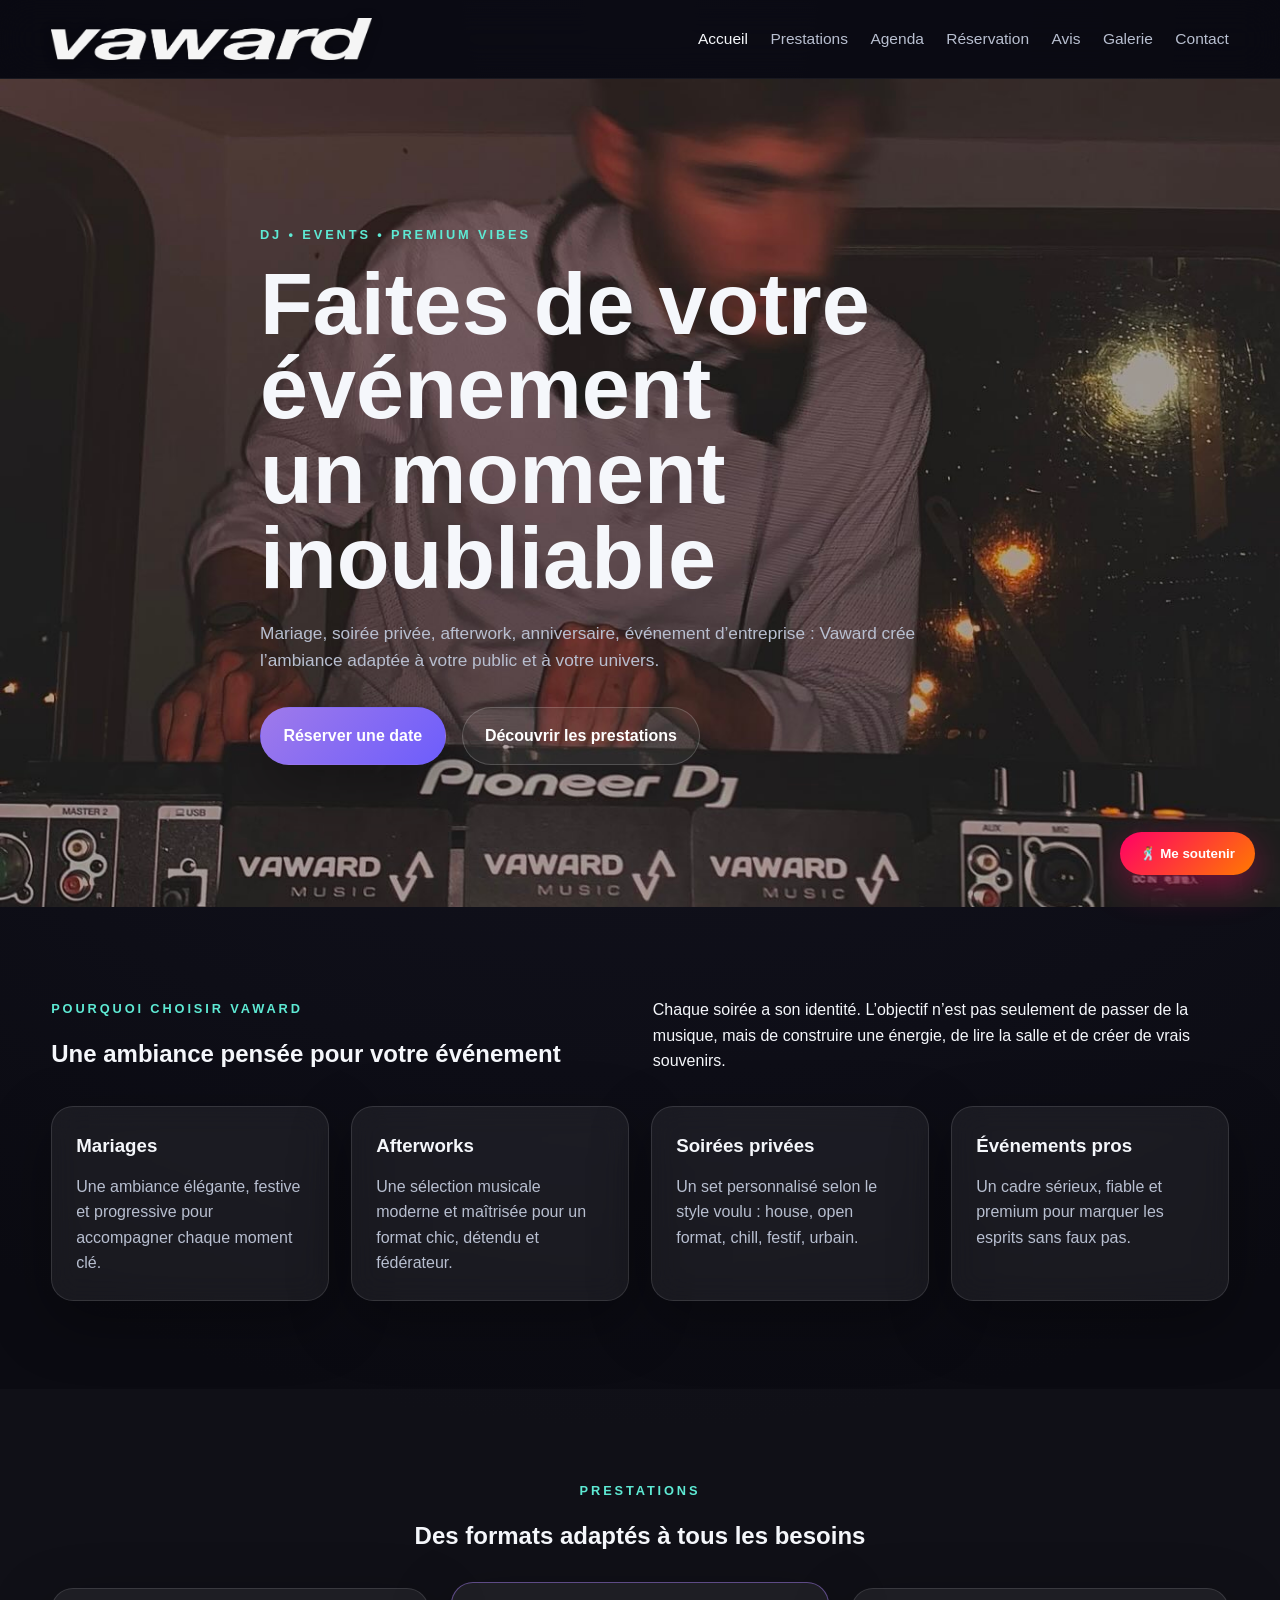
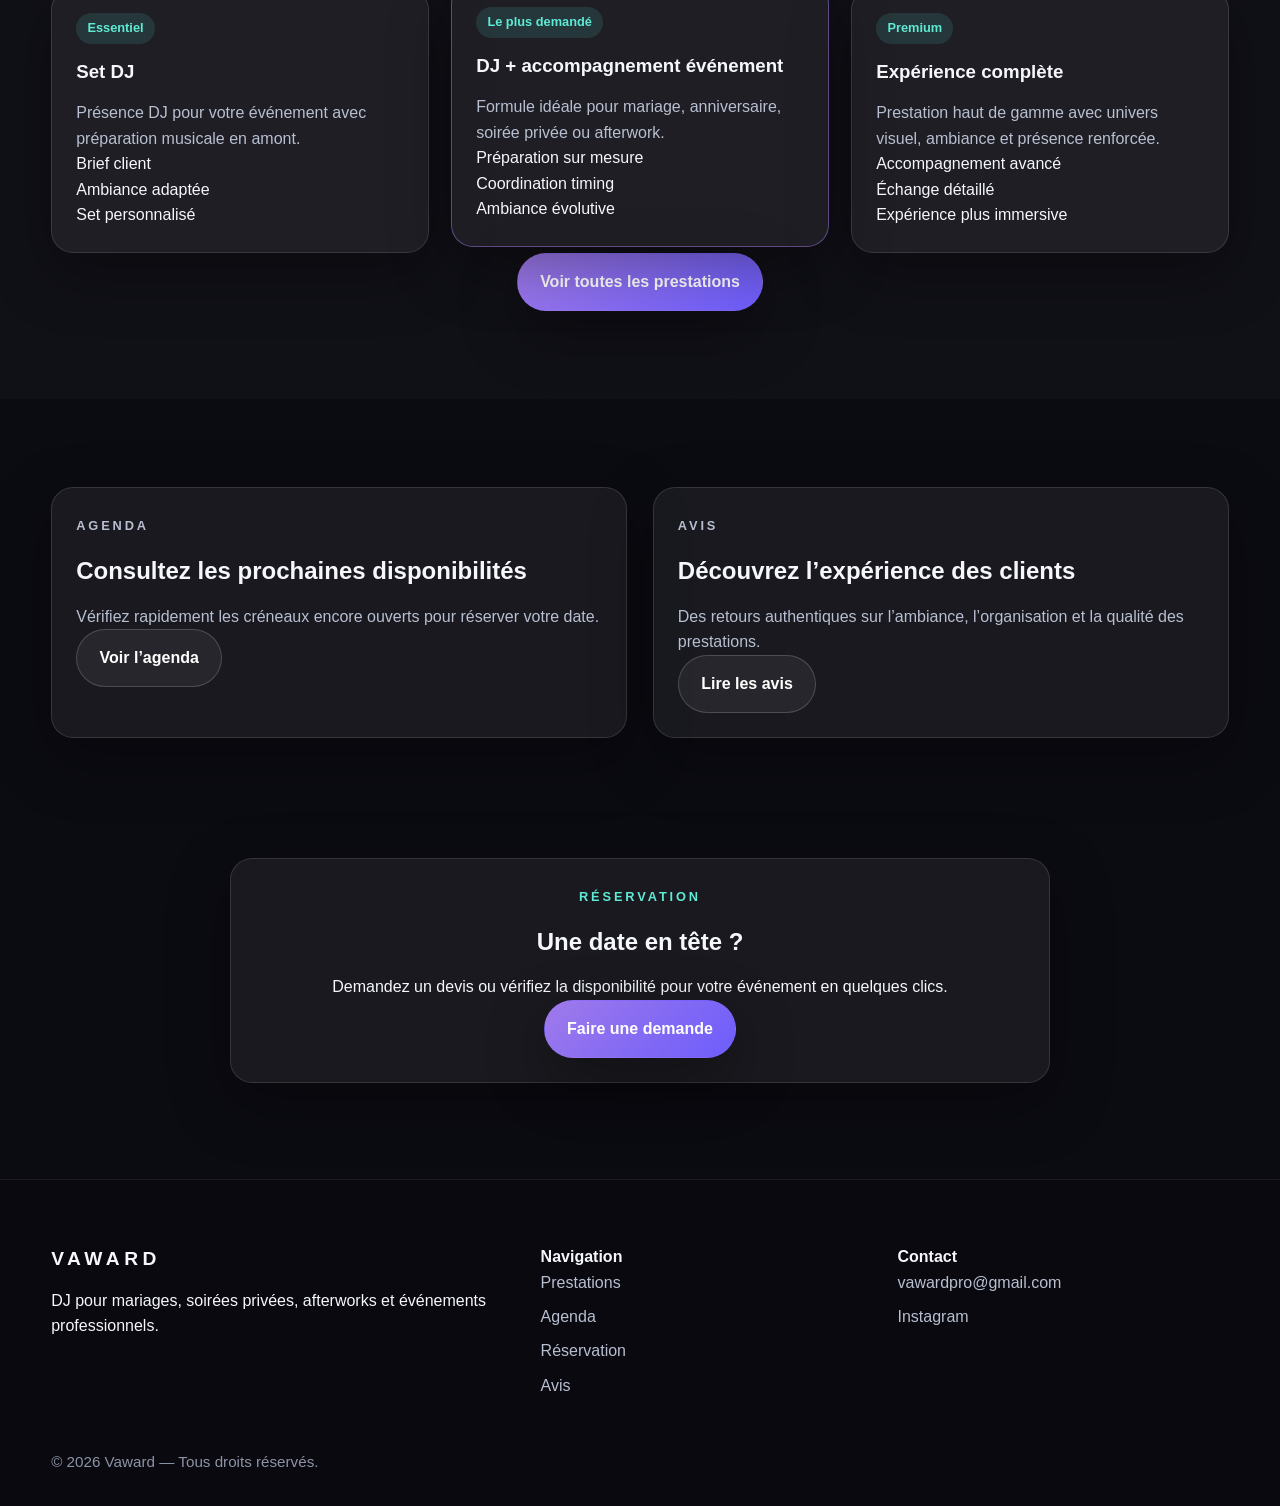
<file: index.html>
<!DOCTYPE html>
<html lang="fr">
<head>
  <meta charset="UTF-8" />
  <meta name="viewport" content="width=device-width, initial-scale=1.0" />

  <title>Vaward | DJ pour soirées, mariages, afterworks et événements privés</title>
  <meta name="description" content="Vaward, DJ pour mariages, soirées privées, afterworks, anniversaires et événements professionnels. Ambiance sur mesure, réservation simple et univers premium." />
  <meta name="robots" content="index, follow" />
  <meta name="author" content="Vaward" />
  <meta name="theme-color" content="#0b0b12" />

  <link rel="icon" href="favicon.svg" type="image/svg+xml" />
  <link rel="canonical" href="https://tonpseudo.github.io/Vaward/index.html" />
  <link rel="stylesheet" href="style.css?version=1.2.2" />

  <meta property="og:title" content="Vaward | DJ Events" />
  <meta property="og:description" content="DJ pour soirées, mariages, afterworks et événements privés." />
  <meta property="og:type" content="website" />
  <meta property="og:url" content="https://tonpseudo.github.io/Vaward/index.html" />
  <meta property="og:image" content="https://tonpseudo.github.io/Vaward/images/og-cover.jpg" />

  <meta name="twitter:card" content="summary_large_image" />
</head>
<body>
  <header class="site-header">
    <div class="container nav-wrap">
      <a href="index.html" class="logo">
  <img src="images/LogoVaward.png" alt="Vaward DJ" />
</a>

      <button class="burger" id="burger" aria-label="Ouvrir le menu">
        <span></span>
        <span></span>
        <span></span>
      </button>

      <nav class="nav" id="nav">
        <a href="index.html" class="active">Accueil</a>
        <a href="prestations.html">Prestations</a>
        <a href="agenda.html">Agenda</a>
        <a href="reservation.html">Réservation</a>
        <a href="avis.html">Avis</a>
        <a href="galerie.html">Galerie</a>
        <a href="contact.html">Contact</a>
      </nav>
    </div>
  </header>

  <main>
    <section class="hero">
      <div class="hero-overlay"></div>
      <img src="images/hero-dj.jpg" alt="Vaward en performance DJ" class="hero-bg" />

      <div class="container hero-content">
        <p class="eyebrow">DJ • EVENTS • PREMIUM VIBES</p>
        <h1>Faites de votre événement<br>un moment inoubliable</h1>
        <p class="hero-text">
          Mariage, soirée privée, afterwork, anniversaire, événement d’entreprise :
          Vaward crée l’ambiance adaptée à votre public et à votre univers.
        </p>
        <div class="hero-buttons">
          <a href="reservation.html" class="btn btn-primary">Réserver une date</a>
          <a href="prestations.html" class="btn btn-secondary">Découvrir les prestations</a>
        </div>
      </div>
    </section>

    <section class="section">
      <div class="container grid-2 feature-intro">
        <div>
          <p class="section-tag">Pourquoi choisir Vaward</p>
          <h2>Une ambiance pensée pour votre événement</h2>
        </div>
        <div>
          <p>
            Chaque soirée a son identité. L’objectif n’est pas seulement de passer de la musique,
            mais de construire une énergie, de lire la salle et de créer de vrais souvenirs.
          </p>
        </div>
      </div>

      <div class="container cards-grid">
        <article class="card glass">
          <h3>Mariages</h3>
          <p>Une ambiance élégante, festive et progressive pour accompagner chaque moment clé.</p>
        </article>

        <article class="card glass">
          <h3>Afterworks</h3>
          <p>Une sélection musicale moderne et maîtrisée pour un format chic, détendu et fédérateur.</p>
        </article>

        <article class="card glass">
          <h3>Soirées privées</h3>
          <p>Un set personnalisé selon le style voulu : house, open format, chill, festif, urbain.</p>
        </article>

        <article class="card glass">
          <h3>Événements pros</h3>
          <p>Un cadre sérieux, fiable et premium pour marquer les esprits sans faux pas.</p>
        </article>
      </div>
    </section>

    <section class="section section-dark">
      <div class="container">
        <div class="section-head">
          <p class="section-tag">Prestations</p>
          <h2>Des formats adaptés à tous les besoins</h2>
        </div>

        <div class="pricing-grid">
          <article class="card premium-card">
            <span class="pill">Essentiel</span>
            <h3>Set DJ</h3>
            <p>Présence DJ pour votre événement avec préparation musicale en amont.</p>
            <ul>
              <li>Brief client</li>
              <li>Ambiance adaptée</li>
              <li>Set personnalisé</li>
            </ul>
          </article>

          <article class="card premium-card featured">
            <span class="pill">Le plus demandé</span>
            <h3>DJ + accompagnement événement</h3>
            <p>Formule idéale pour mariage, anniversaire, soirée privée ou afterwork.</p>
            <ul>
              <li>Préparation sur mesure</li>
              <li>Coordination timing</li>
              <li>Ambiance évolutive</li>
            </ul>
          </article>

          <article class="card premium-card">
            <span class="pill">Premium</span>
            <h3>Expérience complète</h3>
            <p>Prestation haut de gamme avec univers visuel, ambiance et présence renforcée.</p>
            <ul>
              <li>Accompagnement avancé</li>
              <li>Échange détaillé</li>
              <li>Expérience plus immersive</li>
            </ul>
          </article>
        </div>

        <div class="center">
          <a href="prestations.html" class="btn btn-primary">Voir toutes les prestations</a>
        </div>
      </div>
    </section>

    <section class="section">
      <div class="container grid-2">
        <div class="info-box">
          <p class="section-tag">Agenda</p>
          <h2>Consultez les prochaines disponibilités</h2>
          <p>
            Vérifiez rapidement les créneaux encore ouverts pour réserver votre date.
          </p>
          <a href="agenda.html" class="btn btn-secondary">Voir l’agenda</a>
        </div>

        <div class="info-box">
          <p class="section-tag">Avis</p>
          <h2>Découvrez l’expérience des clients</h2>
          <p>
            Des retours authentiques sur l’ambiance, l’organisation et la qualité des prestations.
          </p>
          <a href="avis.html" class="btn btn-secondary">Lire les avis</a>
        </div>
      </div>
    </section>

    <section class="section cta-section">
      <div class="container cta-box">
        <p class="section-tag">Réservation</p>
        <h2>Une date en tête ?</h2>
        <p>
          Demandez un devis ou vérifiez la disponibilité pour votre événement en quelques clics.
        </p>
        <a href="reservation.html" class="btn btn-primary">Faire une demande</a>
      </div>
    </section>
  </main>

  <footer class="site-footer">
    <div class="container footer-grid">
      <div>
        <div class="logo footer-logo">VAWARD</div>
        <p>DJ pour mariages, soirées privées, afterworks et événements professionnels.</p>
      </div>

      <div>
        <h4>Navigation</h4>
        <ul class="footer-links">
          <li><a href="prestations.html">Prestations</a></li>
          <li><a href="agenda.html">Agenda</a></li>
          <li><a href="reservation.html">Réservation</a></li>
          <li><a href="avis.html">Avis</a></li>
        </ul>
      </div>

      <div>
        <h4>Contact</h4>
        <ul class="footer-links">
          <li><a href="mailto:vawardpro@gmail.com">vawardpro@gmail.com</a></li>
          <li><a href="https://www.instagram.com/vawardmusic/" target="_blank" rel="noopener">Instagram</a></li>
        </ul>
      </div>
    </div>

    <div class="container footer-bottom">
      <p>© 2026 Vaward — Tous droits réservés.</p>
    </div>
  </footer>

  <script src="script.js?version=1.2.2" ></script>

  <!-- ==================== FEEDBACK DJ ==================== -->
<button id="dj-feedback-trigger" class="dj-feedback-trigger">
    🕺 Me soutenir
</button>

<div id="dj-feedback-modal" class="dj-feedback-modal">
    <div class="dj-feedback-backdrop" data-close-dj></div>

    <div class="dj-feedback-panel">
        <button class="dj-feedback-close" data-close-dj>×</button>

        <h2>Ton avis sur l’ambiance ?</h2>
        <p class="dj-subtitle">
            Une vibe, un ressenti, un moment marquant… tout est bienvenu 🎧
        </p>

        <form id="dj-feedback-form">

            <div class="dj-reactions">
    <label class="dj-reaction">
        <input type="radio" name="reaction" value="🔥" checked>
        <span>🔥</span>
    </label>

    <label class="dj-reaction">
        <input type="radio" name="reaction" value="🎧">
        <span>🎧</span>
    </label>

    <label class="dj-reaction">
        <input type="radio" name="reaction" value="💃">
        <span>💃</span>
    </label>

    <label class="dj-reaction">
        <input type="radio" name="reaction" value="🚀">
        <span>🚀</span>
    </label>

    <label class="dj-reaction">
        <input type="radio" name="reaction" value="👏">
        <span>👏</span>
    </label>
</div>

            <input type="text" id="dj-name" placeholder="Ton prénom (optionnel)">

            <label class="dj-anonymous" for="dj-anonymous">
    <input type="checkbox" id="dj-anonymous">
    <span>Anonyme</span>
</label>

            <textarea id="dj-message" rows="4" maxlength="400" placeholder="🪩 Tu as kiffé ta soirée ? Une émotion ressentie ? ou une idée d’amélioration du site ?">
</textarea>

            <p id="dj-error" class="dj-error"></p>

            <button type="submit" id="dj-submit">
                Envoyer
            </button>

        </form>
    </div>
</div>

<div id="dj-toast" class="dj-toast">
    <div class="dj-toast-content">
        🔥 Merci pour ton retour !
    </div>
</div>

</body>
</html>
</file>
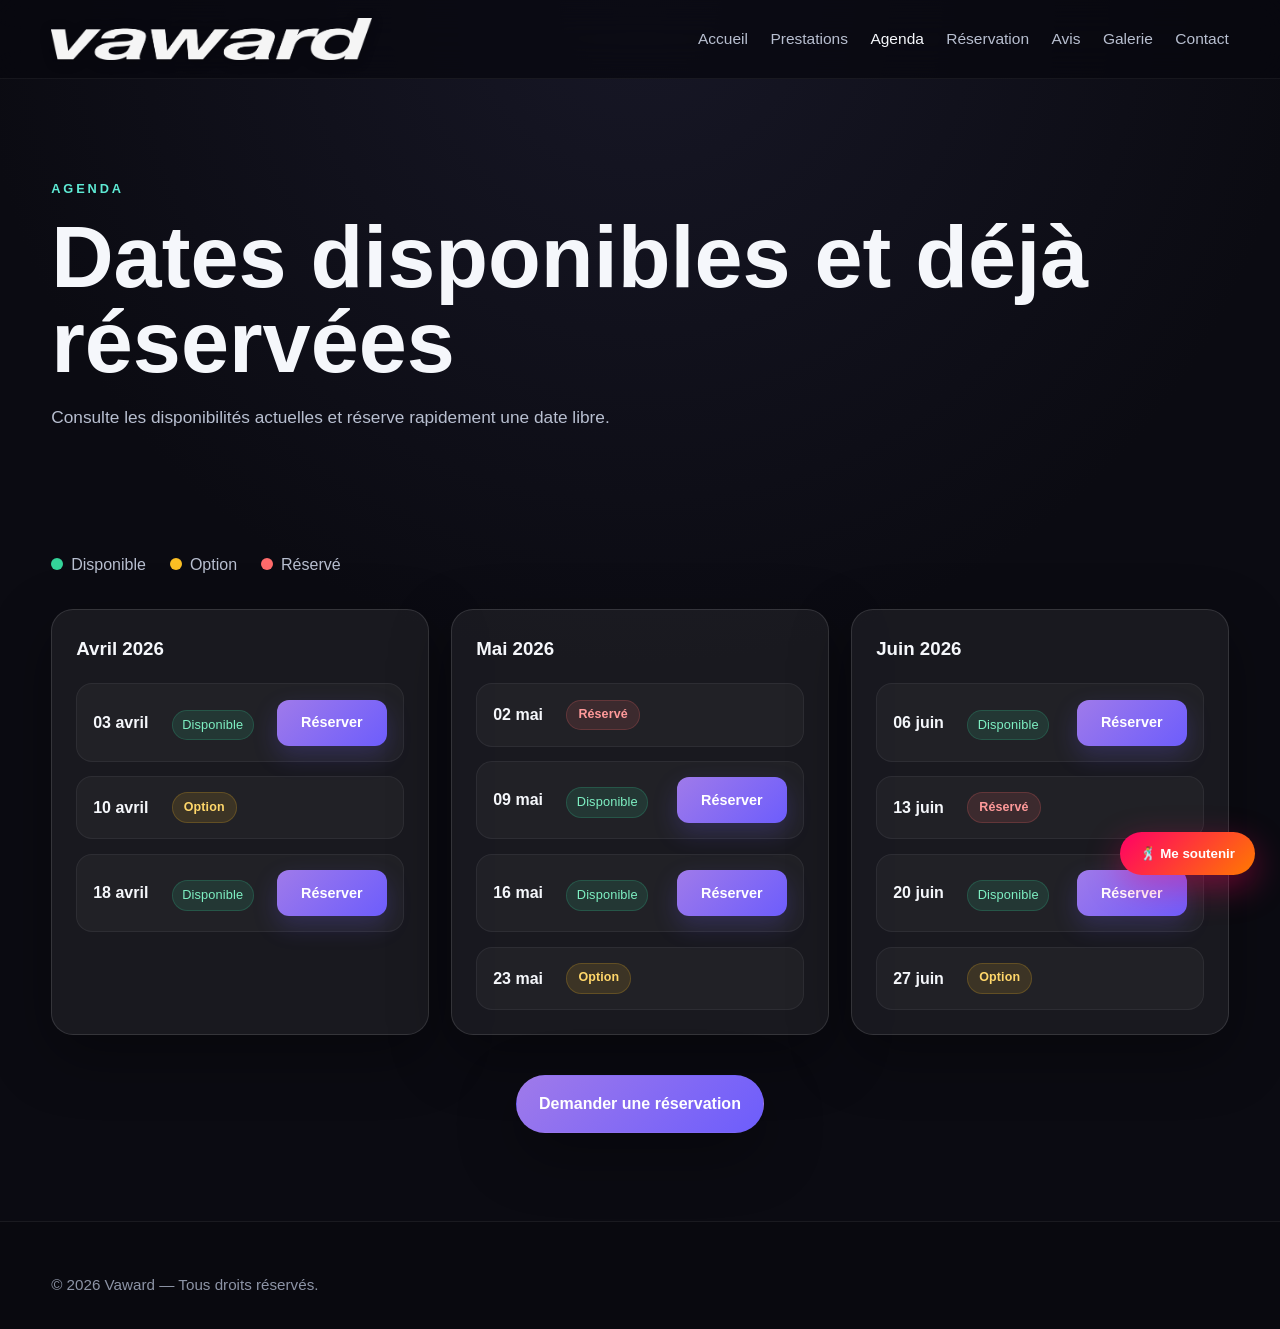
<file: agenda.html>
<!DOCTYPE html>
<html lang="fr">
<head>
  <meta charset="UTF-8" />
  <meta name="viewport" content="width=device-width, initial-scale=1.0" />
  <title>Agenda | Vaward</title>
  <meta name="description" content="Consultez les disponibilités de Vaward pour vos événements à venir." />
  <meta name="robots" content="index, follow" />
  <link rel="icon" href="favicon.svg" type="image/svg+xml" />
  <link rel="canonical" href="https://tonpseudo.github.io/Vaward/agenda.html" />
  <link rel="stylesheet" href="style.css?version=1.2.2" />
</head>
<body>
  <header class="site-header">
    <div class="container nav-wrap">
      <a href="index.html" class="logo">
  <img src="images/LogoVaward.png" alt="Vaward DJ" />
</a>
      <button class="burger" id="burger" aria-label="Ouvrir le menu">
        <span></span><span></span><span></span>
      </button>
      <nav class="nav" id="nav">
        <a href="index.html">Accueil</a>
        <a href="prestations.html">Prestations</a>
        <a href="agenda.html" class="active">Agenda</a>
        <a href="reservation.html">Réservation</a>
        <a href="avis.html">Avis</a>
        <a href="galerie.html">Galerie</a>
        <a href="contact.html">Contact</a>
      </nav>
    </div>
  </header>

  <main class="page-main">
    <section class="page-hero">
      <div class="container">
        <p class="section-tag">Agenda</p>
        <h1>Dates disponibles et déjà réservées</h1>
        <p class="page-intro">
          Consulte les disponibilités actuelles et réserve rapidement une date libre.
        </p>
      </div>
    </section>

    <section class="section">
      <div class="container">
        <div class="legend">
          <span class="legend-item"><span class="dot available"></span> Disponible</span>
          <span class="legend-item"><span class="dot limited"></span> Option</span>
          <span class="legend-item"><span class="dot booked"></span> Réservé</span>
        </div>

        <div class="calendar-grid">
          <article class="calendar-card">
            <h3>Avril 2026</h3>
            <ul class="date-list">
              <li class="date-row">
                <div class="date-row-main">
                  <strong>03 avril</strong>
                  <span class="status available">Disponible</span>
                </div>
                <a class="agenda-book-btn" href="reservation.html?date=2026-04-03">Réserver</a>
              </li>

              <li class="date-row">
                <div class="date-row-main">
                  <strong>10 avril</strong>
                  <span class="status limited">Option</span>
                </div>
              </li>

              <li class="date-row">
                <div class="date-row-main">
                  <strong>18 avril</strong>
                  <span class="status available">Disponible</span>
                </div>
                <a class="agenda-book-btn" href="reservation.html?date=2026-04-18">Réserver</a>
              </li>
            </ul>
          </article>

          <article class="calendar-card">
            <h3>Mai 2026</h3>
            <ul class="date-list">
              <li class="date-row">
                <div class="date-row-main">
                  <strong>02 mai</strong>
                  <span class="status booked">Réservé</span>
                </div>
              </li>

              <li class="date-row">
                <div class="date-row-main">
                  <strong>09 mai</strong>
                  <span class="status available">Disponible</span>
                </div>
                <a class="agenda-book-btn" href="reservation.html?date=2026-05-09">Réserver</a>
              </li>

              <li class="date-row">
                <div class="date-row-main">
                  <strong>16 mai</strong>
                  <span class="status available">Disponible</span>
                </div>
                <a class="agenda-book-btn" href="reservation.html?date=2026-05-16">Réserver</a>
              </li>

              <li class="date-row">
                <div class="date-row-main">
                  <strong>23 mai</strong>
                  <span class="status limited">Option</span>
                </div>
              </li>
            </ul>
          </article>

          <article class="calendar-card">
            <h3>Juin 2026</h3>
            <ul class="date-list">
              <li class="date-row">
                <div class="date-row-main">
                  <strong>06 juin</strong>
                  <span class="status available">Disponible</span>
                </div>
                <a class="agenda-book-btn" href="reservation.html?date=2026-06-06">Réserver</a>
              </li>

              <li class="date-row">
                <div class="date-row-main">
                  <strong>13 juin</strong>
                  <span class="status booked">Réservé</span>
                </div>
              </li>

              <li class="date-row">
                <div class="date-row-main">
                  <strong>20 juin</strong>
                  <span class="status available">Disponible</span>
                </div>
                <a class="agenda-book-btn" href="reservation.html?date=2026-06-20">Réserver</a>
              </li>

              <li class="date-row">
                <div class="date-row-main">
                  <strong>27 juin</strong>
                  <span class="status limited">Option</span>
                </div>
              </li>
            </ul>
          </article>
        </div>

        <div class="center mt-40">
          <a href="reservation.html" class="btn btn-primary">Demander une réservation</a>
        </div>
      </div>
    </section>
  </main>

  <footer class="site-footer">
    <div class="container footer-bottom">
      <p>© 2026 Vaward — Tous droits réservés.</p>
    </div>
  </footer>

  <script src="script.js?version=1.2.2"></script>

  <!-- ==================== FEEDBACK DJ ==================== -->
<button id="dj-feedback-trigger" class="dj-feedback-trigger">
    🕺 Me soutenir
</button>

<div id="dj-feedback-modal" class="dj-feedback-modal">
    <div class="dj-feedback-backdrop" data-close-dj></div>

    <div class="dj-feedback-panel">
        <button class="dj-feedback-close" data-close-dj>×</button>

        <h2>Ton avis sur l’ambiance ?</h2>
        <p class="dj-subtitle">
            Une vibe, un ressenti, un moment marquant… tout est bienvenu 🎧
        </p>

        <form id="dj-feedback-form">

            <div class="dj-reactions">
    <label class="dj-reaction">
        <input type="radio" name="reaction" value="🔥" checked>
        <span>🔥</span>
    </label>

    <label class="dj-reaction">
        <input type="radio" name="reaction" value="🎧">
        <span>🎧</span>
    </label>

    <label class="dj-reaction">
        <input type="radio" name="reaction" value="💃">
        <span>💃</span>
    </label>

    <label class="dj-reaction">
        <input type="radio" name="reaction" value="🚀">
        <span>🚀</span>
    </label>

    <label class="dj-reaction">
        <input type="radio" name="reaction" value="👏">
        <span>👏</span>
    </label>
</div>

            <input type="text" id="dj-name" placeholder="Ton prénom (optionnel)">

            <label class="dj-anonymous" for="dj-anonymous">
    <input type="checkbox" id="dj-anonymous">
    <span>Anonyme</span>
</label>

            <textarea id="dj-message" rows="4" maxlength="400" placeholder="🪩 Tu as kiffé ta soirée ? Une émotion ressentie ? ou une idée d’amélioration du site ?">
</textarea>

            <p id="dj-error" class="dj-error"></p>

            <button type="submit" id="dj-submit">
                Envoyer
            </button>

        </form>
    </div>
</div>

<div id="dj-toast" class="dj-toast">
    <div class="dj-toast-content">
        🔥 Merci pour ton retour !
    </div>
</div>

</body>
</html>
</file>
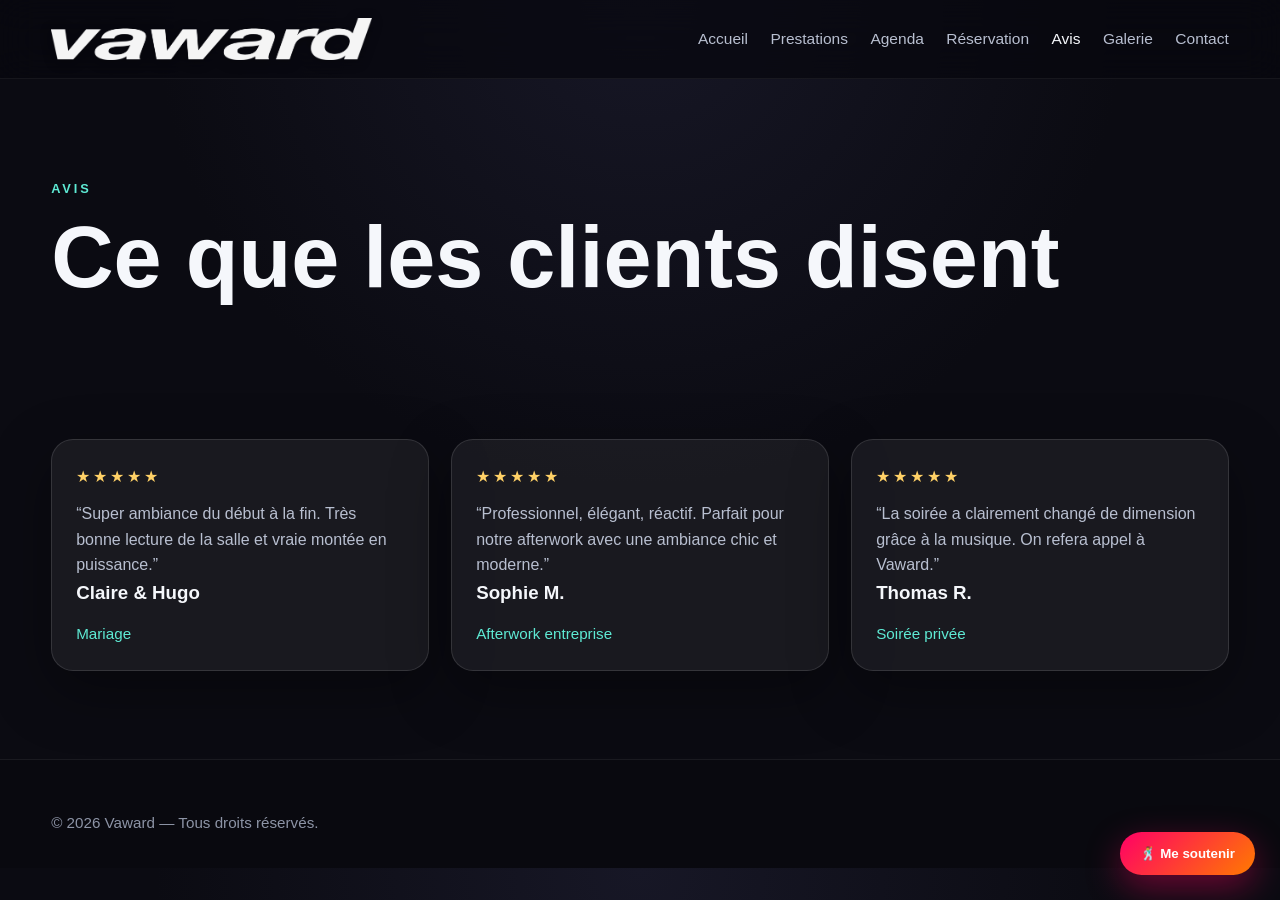
<file: avis.html>
<!DOCTYPE html>
<html lang="fr">
<head>
  <meta charset="UTF-8" />
  <meta name="viewport" content="width=device-width, initial-scale=1.0" />
  <title>Avis | Vaward</title>
  <meta name="description" content="Découvrez les retours de clients ayant déjà fait appel à Vaward." />
  <meta name="robots" content="index, follow" />
  <link rel="icon" href="favicon.svg" type="image/svg+xml" />
  <link rel="canonical" href="https://tonpseudo.github.io/Vaward/avis.html" />
  <link rel="stylesheet" href="style.css?version=1.2.2" />
</head>
<body>
  <header class="site-header">
    <div class="container nav-wrap">
      <a href="index.html" class="logo">
  <img src="images/LogoVaward.png" alt="Vaward DJ" />
</a>
      <button class="burger" id="burger" aria-label="Ouvrir le menu">
        <span></span><span></span><span></span>
      </button>
      <nav class="nav" id="nav">
        <a href="index.html">Accueil</a>
        <a href="prestations.html">Prestations</a>
        <a href="agenda.html">Agenda</a>
        <a href="reservation.html">Réservation</a>
        <a href="avis.html" class="active">Avis</a>
        <a href="galerie.html">Galerie</a>
        <a href="contact.html">Contact</a>
      </nav>
    </div>
  </header>

  <main class="page-main">
    <section class="page-hero">
      <div class="container">
        <p class="section-tag">Avis</p>
        <h1>Ce que les clients disent</h1>
      </div>
    </section>

    <section class="section">
      <div class="container reviews-grid">
        <article class="card review-card">
          <div class="stars">★★★★★</div>
          <p>
            “Super ambiance du début à la fin. Très bonne lecture de la salle et vraie montée en puissance.”
          </p>
          <h3>Claire & Hugo</h3>
          <span>Mariage</span>
        </article>

        <article class="card review-card">
          <div class="stars">★★★★★</div>
          <p>
            “Professionnel, élégant, réactif. Parfait pour notre afterwork avec une ambiance chic et moderne.”
          </p>
          <h3>Sophie M.</h3>
          <span>Afterwork entreprise</span>
        </article>

        <article class="card review-card">
          <div class="stars">★★★★★</div>
          <p>
            “La soirée a clairement changé de dimension grâce à la musique. On refera appel à Vaward.”
          </p>
          <h3>Thomas R.</h3>
          <span>Soirée privée</span>
        </article>
      </div>
    </section>
  </main>

  <footer class="site-footer">
    <div class="container footer-bottom">
      <p>© 2026 Vaward — Tous droits réservés.</p>
    </div>
  </footer>

  <script src="script.js?version=1.2.2"></script>

  <!-- ==================== FEEDBACK DJ ==================== -->
<button id="dj-feedback-trigger" class="dj-feedback-trigger">
    🕺 Me soutenir
</button>

<div id="dj-feedback-modal" class="dj-feedback-modal">
    <div class="dj-feedback-backdrop" data-close-dj></div>

    <div class="dj-feedback-panel">
        <button class="dj-feedback-close" data-close-dj>×</button>

        <h2>Ton avis sur l’ambiance ?</h2>
        <p class="dj-subtitle">
            Une vibe, un ressenti, un moment marquant… tout est bienvenu 🎧
        </p>

        <form id="dj-feedback-form">

           <div class="dj-reactions">
    <label class="dj-reaction">
        <input type="radio" name="reaction" value="🔥" checked>
        <span>🔥</span>
    </label>

    <label class="dj-reaction">
        <input type="radio" name="reaction" value="🎧">
        <span>🎧</span>
    </label>

    <label class="dj-reaction">
        <input type="radio" name="reaction" value="💃">
        <span>💃</span>
    </label>

    <label class="dj-reaction">
        <input type="radio" name="reaction" value="🚀">
        <span>🚀</span>
    </label>

    <label class="dj-reaction">
        <input type="radio" name="reaction" value="👏">
        <span>👏</span>
    </label>
</div>

            <input type="text" id="dj-name" placeholder="Ton prénom (optionnel)">

            <label class="dj-anonymous" for="dj-anonymous">
    <input type="checkbox" id="dj-anonymous">
    <span>Anonyme</span>
</label>

            <textarea id="dj-message" rows="4" maxlength="400" placeholder="🪩 Tu as kiffé ta soirée ? Une émotion ressentie ? ou une idée d’amélioration du site ?">
</textarea>

            <p id="dj-error" class="dj-error"></p>

            <button type="submit" id="dj-submit">
                Envoyer
            </button>

        </form>
    </div>
</div>

<div id="dj-toast" class="dj-toast">
    <div class="dj-toast-content">
        🔥 Merci pour ton retour !
    </div>
</div>

</body>
</html>
</file>
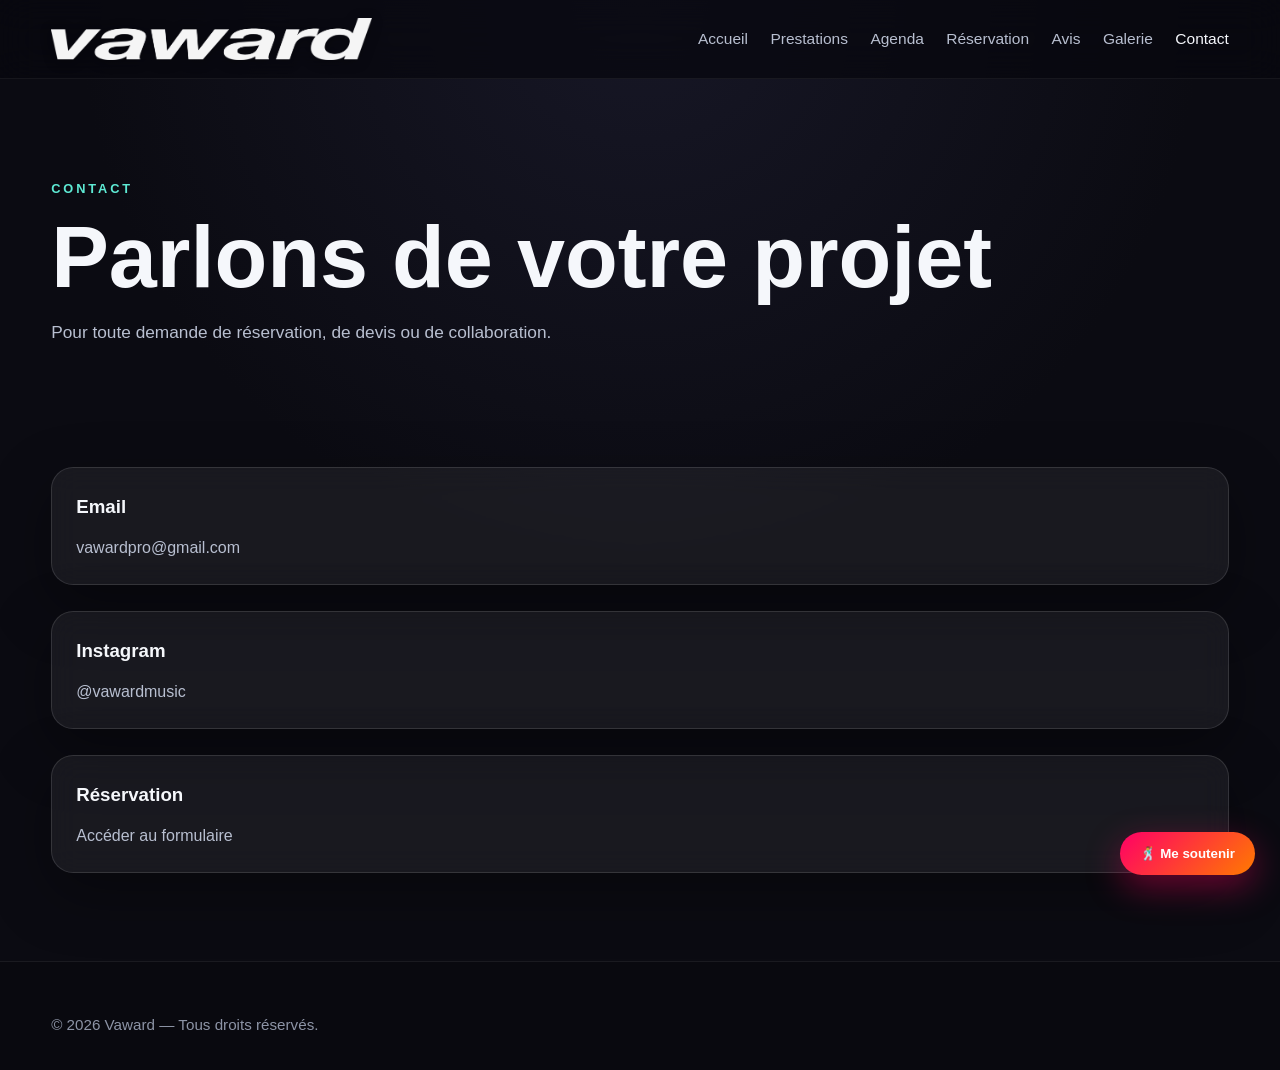
<file: contact.html>
<!DOCTYPE html>
<html lang="fr">
<head>
  <meta charset="UTF-8" />
  <meta name="viewport" content="width=device-width, initial-scale=1.0" />
  <title>Contact | Vaward</title>
  <meta name="description" content="Contactez Vaward pour discuter de votre événement et obtenir un devis." />
  <meta name="robots" content="index, follow" />
  <link rel="icon" href="favicon.svg" type="image/svg+xml" />
  <link rel="canonical" href="https://tonpseudo.github.io/Vaward/contact.html" />
  <link rel="stylesheet" href="style.css?version=1.2.2" />
</head>
<body>
  <header class="site-header">
    <div class="container nav-wrap">
      <a href="index.html" class="logo">
  <img src="images/LogoVaward.png" alt="Vaward DJ" />
</a>
      <button class="burger" id="burger" aria-label="Ouvrir le menu">
        <span></span><span></span><span></span>
      </button>
      <nav class="nav" id="nav">
        <a href="index.html">Accueil</a>
        <a href="prestations.html">Prestations</a>
        <a href="agenda.html">Agenda</a>
        <a href="reservation.html">Réservation</a>
        <a href="avis.html">Avis</a>
        <a href="galerie.html">Galerie</a>
        <a href="contact.html" class="active">Contact</a>
      </nav>
    </div>
  </header>

  <main class="page-main">
    <section class="page-hero">
      <div class="container">
        <p class="section-tag">Contact</p>
        <h1>Parlons de votre projet</h1>
        <p class="page-intro">
          Pour toute demande de réservation, de devis ou de collaboration.
        </p>
      </div>
    </section>

    <section class="section">
      <div class="container contact-grid">
        <div class="card glass">
          <h3>Email</h3>
          <p><a href="mailto:vawardpro@gmail.com">vawardpro@gmail.com</a></p>
        </div>

        <div class="card glass">
          <h3>Instagram</h3>
          <p><a href="https://www.instagram.com/vawardmusic/" target="_blank" rel="noopener">@vawardmusic</a></p>
        </div>

        <div class="card glass">
          <h3>Réservation</h3>
          <p><a href="reservation.html">Accéder au formulaire</a></p>
        </div>
      </div>
    </section>
  </main>

  <footer class="site-footer">
    <div class="container footer-bottom">
      <p>© 2026 Vaward — Tous droits réservés.</p>
    </div>
  </footer>

  <script src="script.js?version=1.2.2"></script>


  <!-- ==================== FEEDBACK DJ ==================== -->
<button id="dj-feedback-trigger" class="dj-feedback-trigger">
    🕺 Me soutenir
</button>

<div id="dj-feedback-modal" class="dj-feedback-modal">
    <div class="dj-feedback-backdrop" data-close-dj></div>

    <div class="dj-feedback-panel">
        <button class="dj-feedback-close" data-close-dj>×</button>

        <h2>Ton avis sur l’ambiance ?</h2>
        <p class="dj-subtitle">
            Une vibe, un ressenti, un moment marquant… tout est bienvenu 🎧
        </p>

        <form id="dj-feedback-form">

            <div class="dj-reactions">
    <label class="dj-reaction">
        <input type="radio" name="reaction" value="🔥" checked>
        <span>🔥</span>
    </label>

    <label class="dj-reaction">
        <input type="radio" name="reaction" value="🎧">
        <span>🎧</span>
    </label>

    <label class="dj-reaction">
        <input type="radio" name="reaction" value="💃">
        <span>💃</span>
    </label>

    <label class="dj-reaction">
        <input type="radio" name="reaction" value="🚀">
        <span>🚀</span>
    </label>

    <label class="dj-reaction">
        <input type="radio" name="reaction" value="👏">
        <span>👏</span>
    </label>
</div>

            <input type="text" id="dj-name" placeholder="Ton prénom (optionnel)">

            <label class="dj-anonymous" for="dj-anonymous">
    <input type="checkbox" id="dj-anonymous">
    <span>Anonyme</span>
</label>

            <textarea id="dj-message" rows="4" maxlength="400" placeholder="🪩 Tu as kiffé ta soirée ? Une émotion ressentie ? ou une idée d’amélioration du site ?">
</textarea>

            <p id="dj-error" class="dj-error"></p>

            <button type="submit" id="dj-submit">
                Envoyer
            </button>

        </form>
    </div>
</div>

<div id="dj-toast" class="dj-toast">
    <div class="dj-toast-content">
        🔥 Merci pour ton retour !
    </div>
</div>

</body>
</html>
</file>
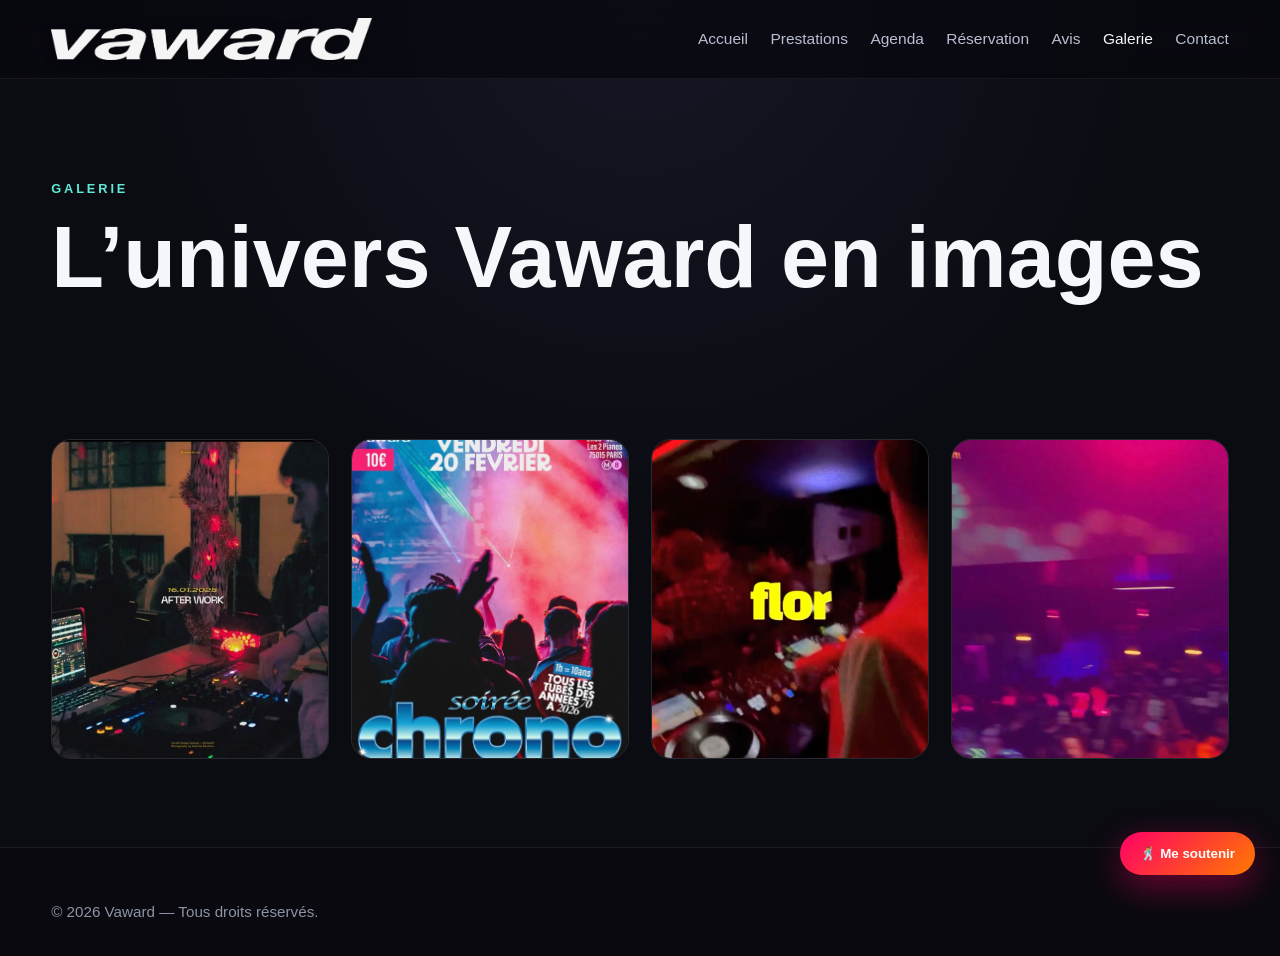
<file: galerie.html>
<!DOCTYPE html>
<html lang="fr">
<head>
  <meta charset="UTF-8" />
  <meta name="viewport" content="width=device-width, initial-scale=1.0" />
  <title>Galerie | Vaward</title>
  <meta name="description" content="Galerie photo des ambiances et événements de Vaward." />
  <meta name="robots" content="index, follow" />
  <link rel="icon" href="favicon.svg" type="image/svg+xml" />
  <link rel="canonical" href="https://tonpseudo.github.io/Vaward/galerie.html" />
  <link rel="stylesheet" href="style.css?version=1.2.2" />
</head>
<body>
  <header class="site-header">
    <div class="container nav-wrap">
      <a href="index.html" class="logo">
  <img src="images/LogoVaward.png" alt="Vaward DJ" />
</a>

      <button class="burger" id="burger" aria-label="Ouvrir le menu">
        <span></span><span></span><span></span>
      </button>
      <nav class="nav" id="nav">
        <a href="index.html">Accueil</a>
        <a href="prestations.html">Prestations</a>
        <a href="agenda.html">Agenda</a>
        <a href="reservation.html">Réservation</a>
        <a href="avis.html">Avis</a>
        <a href="galerie.html" class="active">Galerie</a>
        <a href="contact.html">Contact</a>
      </nav>
    </div>
  </header>

  <main class="page-main">
    <section class="page-hero">
      <div class="container">
        <p class="section-tag">Galerie</p>
        <h1>L’univers Vaward en images</h1>
      </div>
    </section>

    <section class="section">
      <div class="container gallery-grid">
        <img src="images/gallery-1.jpg" alt="Soirée DJ Vaward 1" class="gallery-item" />
        <img src="images/gallery-2.jpg" alt="Soirée DJ Vaward 2" class="gallery-item" />
        <img src="images/gallery-3.jpg" alt="Soirée DJ Vaward 3" class="gallery-item" />
        <img src="images/gallery-4.jpg" alt="Soirée DJ Vaward 4" class="gallery-item" />
      </div>
    </section>
  </main>

  <footer class="site-footer">
    <div class="container footer-bottom">
      <p>© 2026 Vaward — Tous droits réservés.</p>
    </div>
  </footer>

  <script src="script.js?version=1.2.2"></script>

  <!-- ==================== FEEDBACK DJ ==================== -->
<button id="dj-feedback-trigger" class="dj-feedback-trigger">
    🕺 Me soutenir
</button>

<div id="dj-feedback-modal" class="dj-feedback-modal">
    <div class="dj-feedback-backdrop" data-close-dj></div>

    <div class="dj-feedback-panel">
        <button class="dj-feedback-close" data-close-dj>×</button>

        <h2>Ton avis sur l’ambiance ?</h2>
        <p class="dj-subtitle">
            Une vibe, un ressenti, un moment marquant… tout est bienvenu 🎧
        </p>

        <form id="dj-feedback-form">

            <div class="dj-reactions">
    <label class="dj-reaction">
        <input type="radio" name="reaction" value="🔥" checked>
        <span>🔥</span>
    </label>

    <label class="dj-reaction">
        <input type="radio" name="reaction" value="🎧">
        <span>🎧</span>
    </label>

    <label class="dj-reaction">
        <input type="radio" name="reaction" value="💃">
        <span>💃</span>
    </label>

    <label class="dj-reaction">
        <input type="radio" name="reaction" value="🚀">
        <span>🚀</span>
    </label>

    <label class="dj-reaction">
        <input type="radio" name="reaction" value="👏">
        <span>👏</span>
    </label>
</div>

            <input type="text" id="dj-name" placeholder="Ton prénom (optionnel)">

            <label class="dj-anonymous" for="dj-anonymous">
    <input type="checkbox" id="dj-anonymous">
    <span>Anonyme</span>
</label>

            <textarea id="dj-message" rows="4" maxlength="400" placeholder="🪩 Tu as kiffé ta soirée ? Une émotion ressentie ? ou une idée d’amélioration du site ?">
</textarea>

            <p id="dj-error" class="dj-error"></p>

            <button type="submit" id="dj-submit">
                Envoyer
            </button>

        </form>
    </div>
</div>

<div id="dj-toast" class="dj-toast">
    <div class="dj-toast-content">
        🔥 Merci pour ton retour !
    </div>
</div>

</body>
</html>
</file>
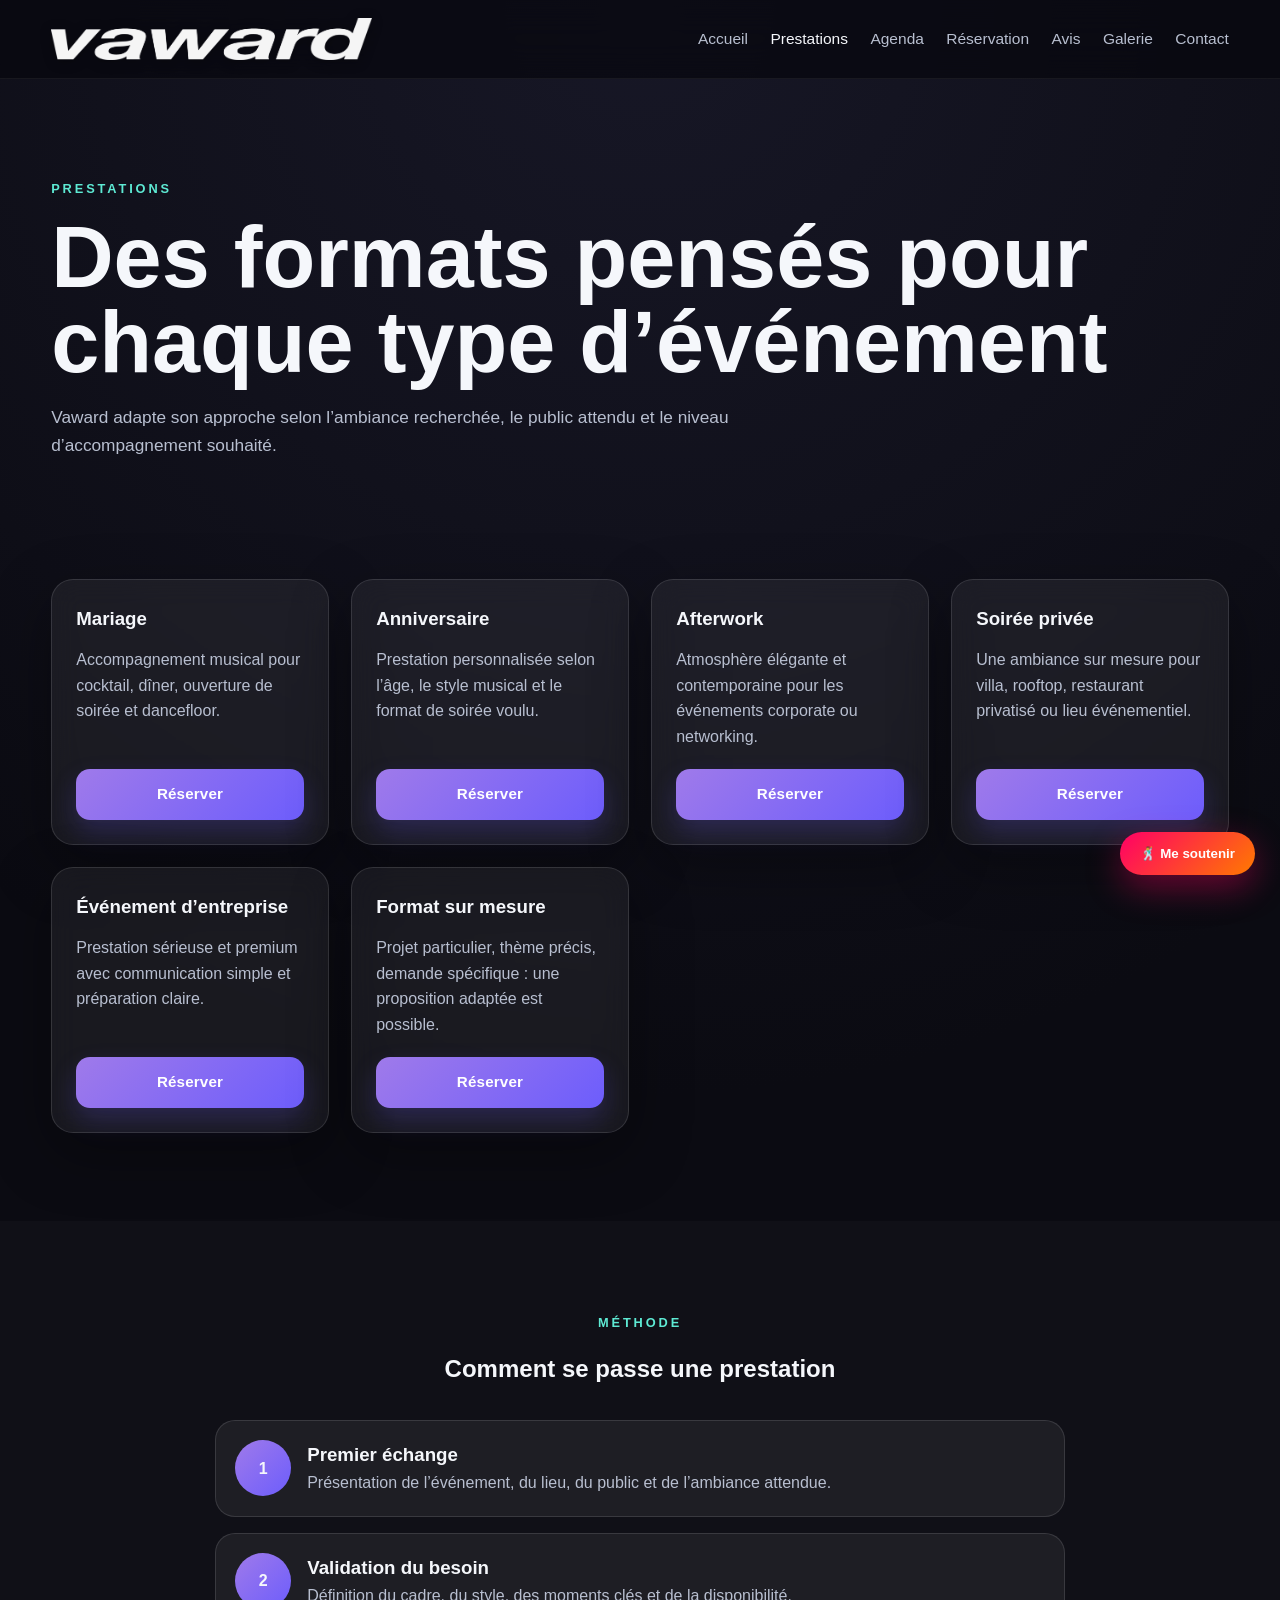
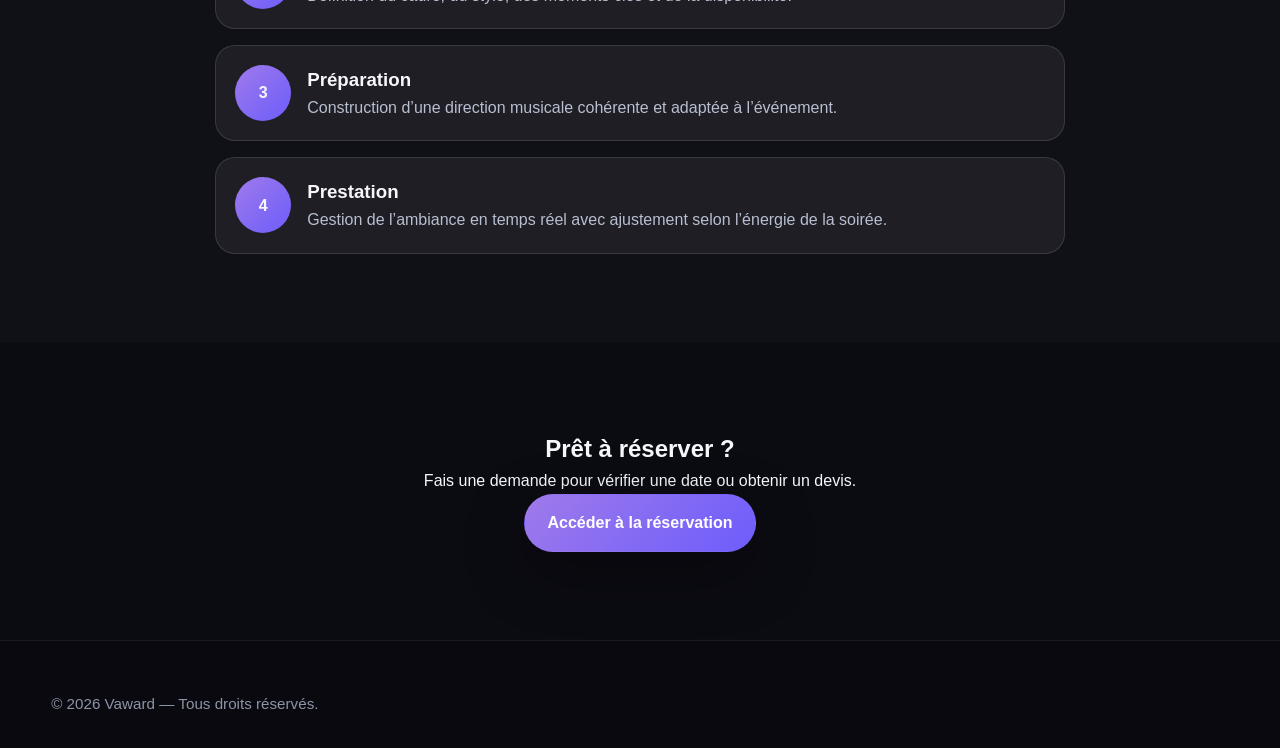
<file: prestations.html>
<!DOCTYPE html>
<html lang="fr">
<head>
  <meta charset="UTF-8" />
  <meta name="viewport" content="width=device-width, initial-scale=1.0" />
  <title>Prestations | Vaward</title>
  <meta name="description" content="Découvrez les prestations DJ de Vaward pour mariages, soirées privées, afterworks et événements d’entreprise." />
  <meta name="robots" content="index, follow" />
  <link rel="icon" href="favicon.svg" type="image/svg+xml" />
  <link rel="canonical" href="https://tonpseudo.github.io/Vaward/prestations.html" />
  <link rel="stylesheet" href="style.css?version=1.2.2" />
</head>
<body>
  <header class="site-header">
    <div class="container nav-wrap">
      <a href="index.html" class="logo">
  <img src="images/LogoVaward.png" alt="Vaward DJ" />
</a>
      <button class="burger" id="burger" aria-label="Ouvrir le menu">
        <span></span><span></span><span></span>
      </button>
      <nav class="nav" id="nav">
        <a href="index.html">Accueil</a>
        <a href="prestations.html" class="active">Prestations</a>
        <a href="agenda.html">Agenda</a>
        <a href="reservation.html">Réservation</a>
        <a href="avis.html">Avis</a>
        <a href="galerie.html">Galerie</a>
        <a href="contact.html">Contact</a>
      </nav>
    </div>
  </header>

  <main class="page-main">
    <section class="page-hero">
      <div class="container">
        <p class="section-tag">Prestations</p>
        <h1>Des formats pensés pour chaque type d’événement</h1>
        <p class="page-intro">
          Vaward adapte son approche selon l’ambiance recherchée, le public attendu et le niveau
          d’accompagnement souhaité.
        </p>
      </div>
    </section>

    <section class="section">
      <div class="container cards-grid">
        <article class="card glass">
          <h3>Mariage</h3>
          <p>Accompagnement musical pour cocktail, dîner, ouverture de soirée et dancefloor.</p>
          <a class="btn-reserver" href="reservation.html?event=mariage">Réserver</a>
        </article>
        <article class="card glass">
          <h3>Anniversaire</h3>
          <p>Prestation personnalisée selon l’âge, le style musical et le format de soirée voulu.</p>
          <a class="btn-reserver" href="reservation.html?event=anniversaire">Réserver</a>
        </article>
        <article class="card glass">
          <h3>Afterwork</h3>
          <p>Atmosphère élégante et contemporaine pour les événements corporate ou networking.</p>
          <a class="btn-reserver" href="reservation.html?event=afterwork">Réserver</a>
        </article>
        <article class="card glass">
          <h3>Soirée privée</h3>
          <p>Une ambiance sur mesure pour villa, rooftop, restaurant privatisé ou lieu événementiel.</p>
          <a class="btn-reserver" href="reservation.html?event=soiree-privee">Réserver</a>
        </article>
        <article class="card glass">
          <h3>Événement d’entreprise</h3>
          <p>Prestation sérieuse et premium avec communication simple et préparation claire.</p>
          <a class="btn-reserver" href="reservation.html?event=entreprise">Réserver</a>
        </article>
        <article class="card glass">
          <h3>Format sur mesure</h3>
          <p>Projet particulier, thème précis, demande spécifique : une proposition adaptée est possible.</p>
          <a class="btn-reserver" href="reservation.html?event=sur-mesure">Réserver</a>
        </article>
      </div>
    </section>

    <section class="section section-dark">
      <div class="container">
        <div class="section-head">
          <p class="section-tag">Méthode</p>
          <h2>Comment se passe une prestation</h2>
        </div>

        <div class="timeline">
          <div class="timeline-item">
            <span>1</span>
            <div>
              <h3>Premier échange</h3>
              <p>Présentation de l’événement, du lieu, du public et de l’ambiance attendue.</p>
            </div>
          </div>

          <div class="timeline-item">
            <span>2</span>
            <div>
              <h3>Validation du besoin</h3>
              <p>Définition du cadre, du style, des moments clés et de la disponibilité.</p>
            </div>
          </div>

          <div class="timeline-item">
            <span>3</span>
            <div>
              <h3>Préparation</h3>
              <p>Construction d’une direction musicale cohérente et adaptée à l’événement.</p>
            </div>
          </div>

          <div class="timeline-item">
            <span>4</span>
            <div>
              <h3>Prestation</h3>
              <p>Gestion de l’ambiance en temps réel avec ajustement selon l’énergie de la soirée.</p>
            </div>
          </div>
        </div>
      </div>
    </section>

    <section class="section">
      <div class="container center">
        <h2>Prêt à réserver ?</h2>
        <p>Fais une demande pour vérifier une date ou obtenir un devis.</p>
        <a href="reservation.html" class="btn btn-primary">Accéder à la réservation</a>
      </div>
    </section>
  </main>

  <footer class="site-footer">
    <div class="container footer-bottom">
      <p>© 2026 Vaward — Tous droits réservés.</p>
    </div>
  </footer>

  <script src="script.js?version=1.2.2"></script>

  <!-- ==================== FEEDBACK DJ ==================== -->
<button id="dj-feedback-trigger" class="dj-feedback-trigger">
    🕺 Me soutenir
</button>

<div id="dj-feedback-modal" class="dj-feedback-modal">
    <div class="dj-feedback-backdrop" data-close-dj></div>

    <div class="dj-feedback-panel">
        <button class="dj-feedback-close" data-close-dj>×</button>

        <h2>Ton avis sur l’ambiance ?</h2>
        <p class="dj-subtitle">
            Une vibe, un ressenti, un moment marquant… tout est bienvenu 🎧
        </p>

        <form id="dj-feedback-form">

            <div class="dj-reactions">
    <label class="dj-reaction">
        <input type="radio" name="reaction" value="🔥" checked>
        <span>🔥</span>
    </label>

    <label class="dj-reaction">
        <input type="radio" name="reaction" value="🎧">
        <span>🎧</span>
    </label>

    <label class="dj-reaction">
        <input type="radio" name="reaction" value="💃">
        <span>💃</span>
    </label>

    <label class="dj-reaction">
        <input type="radio" name="reaction" value="🚀">
        <span>🚀</span>
    </label>

    <label class="dj-reaction">
        <input type="radio" name="reaction" value="👏">
        <span>👏</span>
    </label>
</div>

            <input type="text" id="dj-name" placeholder="Ton prénom (optionnel)">

            <label class="dj-anonymous" for="dj-anonymous">
    <input type="checkbox" id="dj-anonymous">
    <span>Anonyme</span>
</label>

            <textarea id="dj-message" rows="4" maxlength="400" placeholder="🪩 Tu as kiffé ta soirée ? Une émotion ressentie ? ou une idée d’amélioration du site ?">
</textarea>

            <p id="dj-error" class="dj-error"></p>

            <button type="submit" id="dj-submit">
                Envoyer
            </button>

        </form>
    </div>
</div>

<div id="dj-toast" class="dj-toast">
    <div class="dj-toast-content">
        🔥 Merci pour ton retour !
    </div>
</div>

</body>
</html>
</file>
<file: style.css>
:root {
  --bg: #0b0b12;
  --bg-soft: #12121b;
  --card: rgba(255, 255, 255, 0.06);
  --card-strong: rgba(255, 255, 255, 0.1);
  --text: #f5f7fb;
  --muted: #b8bfd0;
  --border: rgba(255, 255, 255, 0.12);
  --accent: #9f7aea;
  --accent-2: #5eead4;
  --danger: #ff6b6b;
  --warning: #fbbf24;
  --success: #34d399;
  --shadow: 0 20px 60px rgba(0, 0, 0, 0.35);
  --radius: 22px;
  --max-width: 1200px;
}

* {
  margin: 0;
  padding: 0;
  box-sizing: border-box;
}

html {
  scroll-behavior: smooth;
}

body {
  font-family: -apple-system, BlinkMacSystemFont, "Segoe UI", Roboto, sans-serif;
  background: radial-gradient(circle at top, #171726 0%, #0b0b12 45%);
  color: var(--text);
  line-height: 1.6;
}

img {
  max-width: 100%;
  display: block;
}

a {
  color: inherit;
  text-decoration: none;
}

ul {
  list-style: none;
}

.container {
  width: min(92%, var(--max-width));
  margin: 0 auto;
}

.site-header {
  position: sticky;
  top: 0;
  z-index: 1000;
  backdrop-filter: blur(18px);
  background: rgba(8, 8, 14, 0.72);
  border-bottom: 1px solid rgba(255, 255, 255, 0.06);
}

.nav-wrap {
  display: flex;
  align-items: center;
  justify-content: space-between;
  min-height: 78px;
}

.logo {
  font-size: 1.2rem;
  font-weight: 900;
  letter-spacing: 0.28rem;
}

.nav {
  display: flex;
  gap: 1.4rem;
  align-items: center;
}

.nav a {
  color: var(--muted);
  transition: 0.25s ease;
  font-size: 0.97rem;
}

.nav a:hover,
.nav a.active {
  color: var(--text);
}

.burger {
  display: none;
  background: transparent;
  border: none;
  cursor: pointer;
}

.burger span {
  display: block;
  width: 26px;
  height: 2px;
  background: white;
  margin: 5px 0;
  border-radius: 999px;
}

.hero {
  position: relative;
  min-height: 92vh;
  display: flex;
  align-items: center;
  overflow: hidden;
}

.hero-bg {
  position: absolute;
  inset: 0;
  width: 100%;
  height: 100%;
  object-fit: cover;
}

.hero-overlay {
  position: absolute;
  inset: 0;
  background:
    linear-gradient(90deg, rgba(7,7,12,0.92) 15%, rgba(7,7,12,0.55) 55%, rgba(7,7,12,0.82) 100%),
    linear-gradient(180deg, rgba(0,0,0,0.2), rgba(0,0,0,0.55));
}

.hero-content {
  position: relative;
  z-index: 1;
  max-width: 760px;
  padding: 5rem 0;
}

.eyebrow,
.section-tag {
  display: inline-block;
  margin-bottom: 1rem;
  color: var(--accent-2);
  text-transform: uppercase;
  letter-spacing: 0.18rem;
  font-size: 0.8rem;
  font-weight: 700;
}

.hero h1,
.page-hero h1 {
  font-size: clamp(2.4rem, 7vw, 5.4rem);
  line-height: 0.98;
  margin-bottom: 1.2rem;
}

.hero-text,
.page-intro {
  color: var(--muted);
  font-size: 1.08rem;
  max-width: 680px;
}

.hero-buttons {
  display: flex;
  gap: 1rem;
  margin-top: 2rem;
  flex-wrap: wrap;
}

.btn {
  display: inline-flex;
  align-items: center;
  justify-content: center;
  padding: 0.95rem 1.4rem;
  border-radius: 999px;
  font-weight: 700;
  transition: transform 0.25s ease, opacity 0.25s ease, border 0.25s ease;
  border: 1px solid transparent;
}

.btn:hover {
  transform: translateY(-2px);
}

.btn-primary {
  background: linear-gradient(135deg, var(--accent), #6d5dfc);
  color: white;
  box-shadow: var(--shadow);
}

.btn-secondary {
  background: rgba(255,255,255,0.06);
  color: white;
  border-color: rgba(255,255,255,0.18);
}

.section {
  padding: 5.5rem 0;
}

.section-dark {
  background: rgba(255, 255, 255, 0.02);
}

.page-main {
  padding-top: 1rem;
}

.page-hero {
  padding: 5rem 0 2rem;
}

.grid-2,
.footer-grid,
.form-layout,
.contact-grid {
  display: grid;
  gap: 1.6rem;
}

.grid-2,
.form-layout {
  grid-template-columns: repeat(2, minmax(0, 1fr));
}

.feature-intro {
  align-items: end;
  margin-bottom: 2rem;
}

.cards-grid,
.pricing-grid,
.reviews-grid,
.gallery-grid {
  display: grid;
  gap: 1.4rem;
}

.cards-grid {
  grid-template-columns: repeat(4, minmax(0, 1fr));
}

.pricing-grid {
  grid-template-columns: repeat(3, minmax(0, 1fr));
  margin-top: 2rem;
}

.reviews-grid {
  grid-template-columns: repeat(3, minmax(0, 1fr));
}

.gallery-grid {
  grid-template-columns: repeat(4, minmax(0, 1fr));
}

.card,
.info-box,
.calendar-card,
.contact-panel,
.cta-box {
  background: var(--card);
  border: 1px solid var(--border);
  border-radius: var(--radius);
  padding: 1.5rem;
  box-shadow: var(--shadow);
}

.glass {
  backdrop-filter: blur(14px);
}

.card h3,
.info-box h2,
.cta-box h2 {
  margin-bottom: 0.8rem;
}

.card p,
.info-box p,
.contact-panel p,
.calendar-card li,
.timeline-item p {
  color: var(--muted);
}

.premium-card.featured {
  border-color: rgba(159, 122, 234, 0.5);
  transform: translateY(-6px);
}

.pill {
  display: inline-block;
  margin-bottom: 0.8rem;
  padding: 0.35rem 0.7rem;
  border-radius: 999px;
  background: rgba(94, 234, 212, 0.12);
  color: var(--accent-2);
  font-size: 0.8rem;
  font-weight: 700;
}

.center {
  text-align: center;
}

.section-head {
  text-align: center;
  margin-bottom: 1rem;
}

.timeline {
  max-width: 850px;
  margin: 2rem auto 0;
  display: grid;
  gap: 1rem;
}

.timeline-item {
  display: grid;
  grid-template-columns: 56px 1fr;
  gap: 1rem;
  align-items: start;
  background: var(--card);
  border: 1px solid var(--border);
  border-radius: 20px;
  padding: 1.2rem;
}

.timeline-item span {
  width: 56px;
  height: 56px;
  display: grid;
  place-items: center;
  border-radius: 50%;
  background: linear-gradient(135deg, var(--accent), #6d5dfc);
  font-weight: 800;
}

.legend {
  display: flex;
  gap: 1.5rem;
  flex-wrap: wrap;
  margin-bottom: 2rem;
  color: var(--muted);
}

.legend-item {
  display: inline-flex;
  align-items: center;
  gap: 0.5rem;
}

.dot {
  width: 12px;
  height: 12px;
  border-radius: 50%;
  display: inline-block;
}

.dot.available { background: var(--success); }
.dot.limited { background: var(--warning); }
.dot.booked { background: var(--danger); }

.calendar-grid {
  display: grid;
  gap: 1.4rem;
  grid-template-columns: repeat(3, minmax(0, 1fr));
}

.date-list {
  display: grid;
  gap: 0.85rem;
  margin-top: 1rem;
}

.status {
  display: inline-block;
  margin-left: 0.7rem;
  padding: 0.28rem 0.65rem;
  border-radius: 999px;
  font-size: 0.82rem;
  font-weight: 700;
  color: #0b0b12;
}

.status.available { background: var(--success); }

.status.available {
  display: inline-block;
  margin-top: 0.3rem;
  font-size: 0.8rem;
  padding: 0.25rem 0.6rem;
  border-radius: 999px;
  background: rgba(0, 255, 150, 0.12);
  color: #00c27a;
  font-weight: 500;
}

.status.limited { background: var(--warning); }
.status.booked { background: var(--danger); }

.booking-form {
  display: grid;
  grid-template-columns: repeat(2, minmax(0, 1fr));
  gap: 1rem;
  background: var(--card);
  border: 1px solid var(--border);
  border-radius: var(--radius);
  padding: 1.5rem;
}

.form-group {
  display: flex;
  flex-direction: column;
  gap: 0.45rem;
}

.full-width {
  grid-column: 1 / -1;
}

label {
  font-weight: 600;
}

input,
select,
textarea {
  width: 100%;
  padding: 0.95rem 1rem;
  border-radius: 16px;
  border: 1px solid rgba(255,255,255,0.12);
  background: rgba(255,255,255,0.04);
  color: white;
  outline: none;
}

input::placeholder,
textarea::placeholder {
  color: #9198a8;
}

.review-card .stars {
  margin-bottom: 0.7rem;
  color: #ffd166;
  letter-spacing: 0.18rem;
}

.review-card span {
  color: var(--accent-2);
  font-size: 0.95rem;
}

.gallery-item {
  width: 100%;
  height: 320px;
  object-fit: cover;
  border-radius: 20px;
  border: 1px solid var(--border);
  transition: transform 0.3s ease, opacity 0.3s ease;
}

.gallery-item:hover {
  transform: scale(1.02);
  opacity: 0.9;
}

.cta-section {
  padding-top: 2rem;
  padding-bottom: 6rem;
}

.cta-box {
  text-align: center;
  max-width: 820px;
  margin: 0 auto;
}

.site-footer {
  padding-top: 2rem;
  border-top: 1px solid rgba(255,255,255,0.07);
  background: rgba(0,0,0,0.15);
}

.footer-grid {
  grid-template-columns: 1.4fr 1fr 1fr;
  padding: 2rem 0;
}

.footer-logo {
  margin-bottom: 0.8rem;
}

.footer-links {
  display: grid;
  gap: 0.55rem;
  color: var(--muted);
}

.footer-bottom {
  padding: 1.2rem 0 2rem;
  color: #8d94a6;
  font-size: 0.95rem;
}

.mt-24 { margin-top: 24px; }
.mt-40 { margin-top: 40px; }

@media (max-width: 1050px) {
  .cards-grid,
  .pricing-grid,
  .reviews-grid,
  .calendar-grid,
  .gallery-grid {
    grid-template-columns: repeat(2, minmax(0, 1fr));
  }

  .footer-grid,
  .grid-2,
  .form-layout,
  .contact-grid {
    grid-template-columns: 1fr;
  }
}

@media (max-width: 760px) {
  .burger {
    display: block;
  }

  .nav {
    position: absolute;
    top: 78px;
    right: 4%;
    width: min(92vw, 320px);
    background: rgba(10,10,16,0.97);
    border: 1px solid var(--border);
    border-radius: 22px;
    padding: 1rem;
    display: none;
    flex-direction: column;
    align-items: flex-start;
    box-shadow: var(--shadow);
  }

  .nav.open {
    display: flex;
  }

  .hero {
    min-height: 84vh;
  }

  .hero h1,
  .page-hero h1 {
    font-size: 2.5rem;
  }

  .cards-grid,
  .pricing-grid,
  .reviews-grid,
  .calendar-grid,
  .gallery-grid,
  .booking-form {
    grid-template-columns: 1fr;
  }
}
.date-list {
  display: grid;
  gap: 0.9rem;
  margin-top: 1.2rem;
}

.date-row {
  display: flex;
  align-items: center;
  justify-content: space-between;
  gap: 1rem;
  padding: 0.95rem 1rem;
  border-radius: 16px;
  background: rgba(255, 255, 255, 0.035);
  border: 1px solid rgba(255, 255, 255, 0.06);
  transition: background 0.2s ease, border-color 0.2s ease, transform 0.2s ease;
}

.date-row:hover {
  background: rgba(255, 255, 255, 0.055);
  border-color: rgba(255, 255, 255, 0.1);
  transform: translateY(-1px);
}

.date-row-main {
  display: flex;
  align-items: center;
  gap: 0.75rem;
  flex-wrap: wrap;
}

.date-row strong {
  color: var(--text);
  font-size: 1rem;
}

.status {
  display: inline-flex;
  align-items: center;
  justify-content: center;
  padding: 0.28rem 0.7rem;
  border-radius: 999px;
  font-size: 0.78rem;
  font-weight: 700;
  letter-spacing: 0.01em;
  border: 1px solid transparent;
}

.status.available {
  background: rgba(52, 211, 153, 0.12);
  color: #7ef0c3;
  border-color: rgba(52, 211, 153, 0.2);
}

.status.limited {
  background: rgba(251, 191, 36, 0.12);
  color: #ffd76a;
  border-color: rgba(251, 191, 36, 0.2);
}

.status.booked {
  background: rgba(255, 107, 107, 0.12);
  color: #ff9a9a;
  border-color: rgba(255, 107, 107, 0.2);
}

.agenda-book-btn {
  display: inline-flex;
  align-items: center;
  justify-content: center;
  padding: 0.72rem 1rem;
  min-width: 110px;
  border-radius: 12px;
  background: linear-gradient(135deg, var(--accent), #6d5dfc);
  color: #fff;
  font-size: 0.9rem;
  font-weight: 700;
  white-space: nowrap;
  transition: transform 0.2s ease, box-shadow 0.2s ease, opacity 0.2s ease;
  box-shadow: 0 10px 24px rgba(109, 93, 252, 0.22);
}

.agenda-book-btn:hover {
  transform: translateY(-1px);
  opacity: 0.96;
  box-shadow: 0 14px 28px rgba(109, 93, 252, 0.28);
}

@media (max-width: 760px) {
  .date-row {
    align-items: flex-start;
    flex-direction: column;
  }

  .agenda-book-btn {
    width: 100%;
  }
}

.btn-reserver {
  display: inline-flex;
  align-items: center;
  justify-content: center;
  margin-top: 1.2rem;
  padding: 0.85rem 1.15rem;
  min-height: 46px;
  border-radius: 14px;
  background: linear-gradient(135deg, var(--accent), #6d5dfc);
  color: #fff;
  font-size: 0.95rem;
  font-weight: 700;
  letter-spacing: 0.01em;
  transition: transform 0.2s ease, box-shadow 0.2s ease, opacity 0.2s ease;
  box-shadow: 0 12px 26px rgba(109, 93, 252, 0.22);
}

.btn-reserver:hover {
  transform: translateY(-2px);
  opacity: 0.97;
  box-shadow: 0 16px 30px rgba(109, 93, 252, 0.28);
}

.cards-grid .card {
  display: flex;
  flex-direction: column;
}

.cards-grid .card p {
  flex-grow: 1;
}

.form-status {
  margin-top: 14px;
  min-height: 1.4em;
  font-size: 0.95rem;
}

.form-status.success {
  color: #22c55e;
}

.form-status.error {
  color: #ef4444;
}

.booking-form button:disabled {
  opacity: 0.7;
  cursor: not-allowed;
}

.honeypot-field {
  position: absolute;
  left: -9999px;
  opacity: 0;
  pointer-events: none;
}

.form-status {
  margin-top: 14px;
  min-height: 1.4em;
  font-size: 0.95rem;
}

.form-status.success {
  color: #22c55e;
}

.form-status.error {
  color: #ef4444;
}

.booking-form button:disabled {
  opacity: 0.7;
  cursor: not-allowed;
}
.success-popup-overlay {
  position: fixed;
  inset: 0;
  background: rgba(8, 10, 20, 0.62);
  backdrop-filter: blur(8px);
  -webkit-backdrop-filter: blur(8px);
  display: flex;
  align-items: center;
  justify-content: center;
  padding: 24px;
  opacity: 0;
  visibility: hidden;
  pointer-events: none;
  transition: opacity 0.35s ease, visibility 0.35s ease;
  z-index: 9999;
}

.success-popup-overlay.open {
  opacity: 1;
  visibility: visible;
  pointer-events: auto;
}

.success-popup {
  position: relative;
  width: min(100%, 560px);
  background: linear-gradient(180deg, rgba(22, 22, 30, 0.96), rgba(12, 12, 18, 0.98));
  color: #fff;
  border: 1px solid rgba(255, 255, 255, 0.08);
  border-radius: 24px;
  padding: 32px 28px 24px;
  box-shadow:
    0 24px 60px rgba(0, 0, 0, 0.45),
    0 0 0 1px rgba(255, 255, 255, 0.03) inset;
  text-align: center;
  overflow: hidden;
  transform: translateY(18px) scale(0.96);
  transition: transform 0.35s ease;
}

.success-popup-overlay.open .success-popup {
  transform: translateY(0) scale(1);
}

.success-popup::before {
  content: "";
  position: absolute;
  inset: -120px auto auto -80px;
  width: 220px;
  height: 220px;
  background: radial-gradient(circle, rgba(255, 0, 140, 0.18), transparent 70%);
  pointer-events: none;
}

.success-popup::after {
  content: "";
  position: absolute;
  inset: auto -80px -100px auto;
  width: 240px;
  height: 240px;
  background: radial-gradient(circle, rgba(0, 195, 255, 0.14), transparent 70%);
  pointer-events: none;
}

.success-popup-close {
  position: absolute;
  top: 14px;
  right: 14px;
  width: 40px;
  height: 40px;
  border: 0;
  border-radius: 999px;
  background: rgba(255, 255, 255, 0.08);
  color: #fff;
  font-size: 1.5rem;
  cursor: pointer;
  transition: background 0.2s ease, transform 0.2s ease;
}

.success-popup-close:hover {
  background: rgba(255, 255, 255, 0.14);
  transform: scale(1.05);
}

.success-popup-icon-wrap {
  position: relative;
  width: 110px;
  height: 110px;
  margin: 0 auto 18px;
  display: flex;
  align-items: center;
  justify-content: center;
}

.success-popup-icon {
  width: 84px;
  height: 84px;
  border-radius: 999px;
  display: flex;
  align-items: center;
  justify-content: center;
  font-size: 2rem;
  background: linear-gradient(135deg, #ff4ecd, #7c5cff, #33d1ff);
  box-shadow:
    0 12px 30px rgba(124, 92, 255, 0.35),
    0 0 0 8px rgba(255, 255, 255, 0.04);
  animation: popupPulse 2.2s ease-in-out infinite;
}

.music-note {
  position: absolute;
  font-size: 1.4rem;
  color: rgba(255, 255, 255, 0.92);
  text-shadow: 0 6px 14px rgba(0, 0, 0, 0.25);
  animation: floatNote 2.6s ease-in-out infinite;
}

.note-1 {
  top: 4px;
  left: 8px;
  animation-delay: 0s;
}

.note-2 {
  top: 8px;
  right: 0;
  animation-delay: 0.45s;
}

.note-3 {
  bottom: 4px;
  left: 0;
  animation-delay: 0.9s;
}

.success-popup-tag {
  display: inline-block;
  margin: 0 0 10px;
  padding: 6px 12px;
  border-radius: 999px;
  font-size: 0.82rem;
  letter-spacing: 0.08em;
  text-transform: uppercase;
  background: rgba(255, 255, 255, 0.08);
  color: #f5f5f5;
}

.success-popup h3 {
  margin: 0 0 10px;
  font-size: clamp(1.4rem, 2.4vw, 2rem);
  line-height: 1.15;
}

.success-popup p {
  margin: 0 auto;
  max-width: 420px;
  color: rgba(255, 255, 255, 0.82);
  line-height: 1.6;
}

.success-popup-btn {
  margin-top: 24px;
  min-width: 150px;
}

.success-popup-confetti {
  position: absolute;
  inset: 0;
  pointer-events: none;
  overflow: hidden;
}

.confetti-piece {
  position: absolute;
  top: -20px;
  width: 10px;
  height: 16px;
  border-radius: 3px;
  opacity: 0.95;
  animation: confettiFall 1.8s ease-out forwards;
}

.confetti-piece.circle {
  width: 10px;
  height: 10px;
  border-radius: 999px;
}

@keyframes popupPulse {
  0%, 100% {
    transform: scale(1);
    box-shadow:
      0 12px 30px rgba(124, 92, 255, 0.35),
      0 0 0 8px rgba(255, 255, 255, 0.04);
  }
  50% {
    transform: scale(1.06);
    box-shadow:
      0 18px 40px rgba(124, 92, 255, 0.48),
      0 0 0 12px rgba(255, 255, 255, 0.05);
  }
}

@keyframes floatNote {
  0%, 100% {
    transform: translateY(0) rotate(0deg);
    opacity: 0.85;
  }
  50% {
    transform: translateY(-8px) rotate(8deg);
    opacity: 1;
  }
}

@keyframes confettiFall {
  0% {
    transform: translate3d(0, 0, 0) rotate(0deg);
    opacity: 1;
  }
  100% {
    transform: translate3d(var(--confetti-x, 0px), 340px, 0) rotate(var(--confetti-rotate, 220deg));
    opacity: 0;
  }
}

@media (max-width: 640px) {
  .success-popup {
    padding: 28px 18px 20px;
    border-radius: 20px;
  }

  .success-popup-close {
    top: 10px;
    right: 10px;
  }
}
.booking-form input.invalid,
.booking-form select.invalid,
.booking-form textarea.invalid {
  border: 1px solid #ef4444;
  box-shadow: 0 0 0 3px rgba(239, 68, 68, 0.12);
}

.dj-feedback-trigger {
    position: fixed;
    bottom: 25px;
    right: 25px;
    z-index: 2000;

    background: linear-gradient(135deg, #ff0066, #ff7a00);
    color: white;
    border: none;
    padding: 14px 20px;
    border-radius: 999px;
    font-weight: bold;
    cursor: pointer;

    box-shadow: 0 12px 35px rgba(255,0,100,0.4);
    transition: all 0.25s ease;
}

.dj-feedback-trigger:hover {
    transform: scale(1.08);
    box-shadow: 0 18px 45px rgba(255,0,100,0.5);
}
@media (max-width: 768px) {
    .dj-feedback-trigger {
        bottom: 15px;
        right: 15px;
        padding: 12px 16px;
        font-size: 14px;
    }
}

.dj-anonymous {
    display: inline-flex;
    align-items: center;
    justify-content: flex-start;
    gap: 12px;
    margin-top: 12px;
    color: white;
    font-weight: 600;
    cursor: pointer;
    width: fit-content;
}

.dj-anonymous input {
    width: 18px;
    height: 18px;
    margin: 0;
    accent-color: #ff4d8d;
    cursor: pointer;
}

.dj-anonymous span {
    line-height: 1;
}
.dj-feedback-modal {
    display: none;
    position: fixed;
    inset: 0;
    z-index: 3000;
}

.dj-feedback-modal.open {
    display: block;
}

.dj-feedback-backdrop {
    position: absolute;
    inset: 0;
    background: rgba(0,0,0,0.8);
}

.dj-feedback-panel {
    position: absolute;
    top: 50%;
    left: 50%;
    transform: translate(-50%, -50%);
    background: #111;
    color: white;
    padding: 30px;
    border-radius: 20px;
    width: 90%;
    max-width: 400px;
    text-align: center;
}

.dj-feedback-close {
    position: absolute;
    top: 10px;
    right: 15px;
    background: none;
    border: none;
    color: white;
    font-size: 22px;
    cursor: pointer;
}

.dj-reactions {
    display: flex;
    justify-content: center;
    gap: 14px;
    margin: 18px 0;
}

.dj-reaction {
    position: relative;
    cursor: pointer;
}

.dj-reaction input {
    position: absolute;
    opacity: 0;
    pointer-events: none;
}

.dj-reaction span {
    width: 58px;
    height: 58px;
    display: flex;
    align-items: center;
    justify-content: center;
    font-size: 1.7rem;
    border-radius: 14px;
    background: rgba(255,255,255,0.05);
    transition: all 0.25s ease;
}

/* hover */
.dj-reaction:hover span {
    transform: scale(1.1);
}

/* sélection active */
.dj-reaction input:checked + span {
    transform: scale(1.2);
    background: linear-gradient(135deg, #ff0066, #ff7a00);
    box-shadow: 0 0 20px rgba(255,0,100,0.5);
}

.dj-reaction input:checked + span {
    animation: djPulse 0.4s ease;
}

@keyframes djPulse {
    0% { transform: scale(1); }
    50% { transform: scale(1.35); }
    100% { transform: scale(1.2); }
}

#dj-name,
#dj-message {
    width: 100%;
    margin-top: 10px;
    padding: 10px;
    border-radius: 10px;
    border: none;
}

#dj-submit {
    margin-top: 15px;
    width: 100%;
    padding: 12px;
    background: linear-gradient(135deg, #ff0066, #ff7a00);
    border: none;
    color: white;
    border-radius: 999px;
    cursor: pointer;
}

.dj-toast {
    position: fixed;
    bottom: 20px;
    left: 50%;
    transform: translateX(-50%);
    display: none;
}

.dj-toast.show {
    display: block;
}

.logo img {
  height: 42px;
  filter: drop-shadow(0 2px 6px rgba(0,0,0,0.3));
  transition: transform 0.2s ease;
}

.logo img:hover {
  transform: scale(1.05);
}
.logo {
  cursor: pointer;
}
</file>
